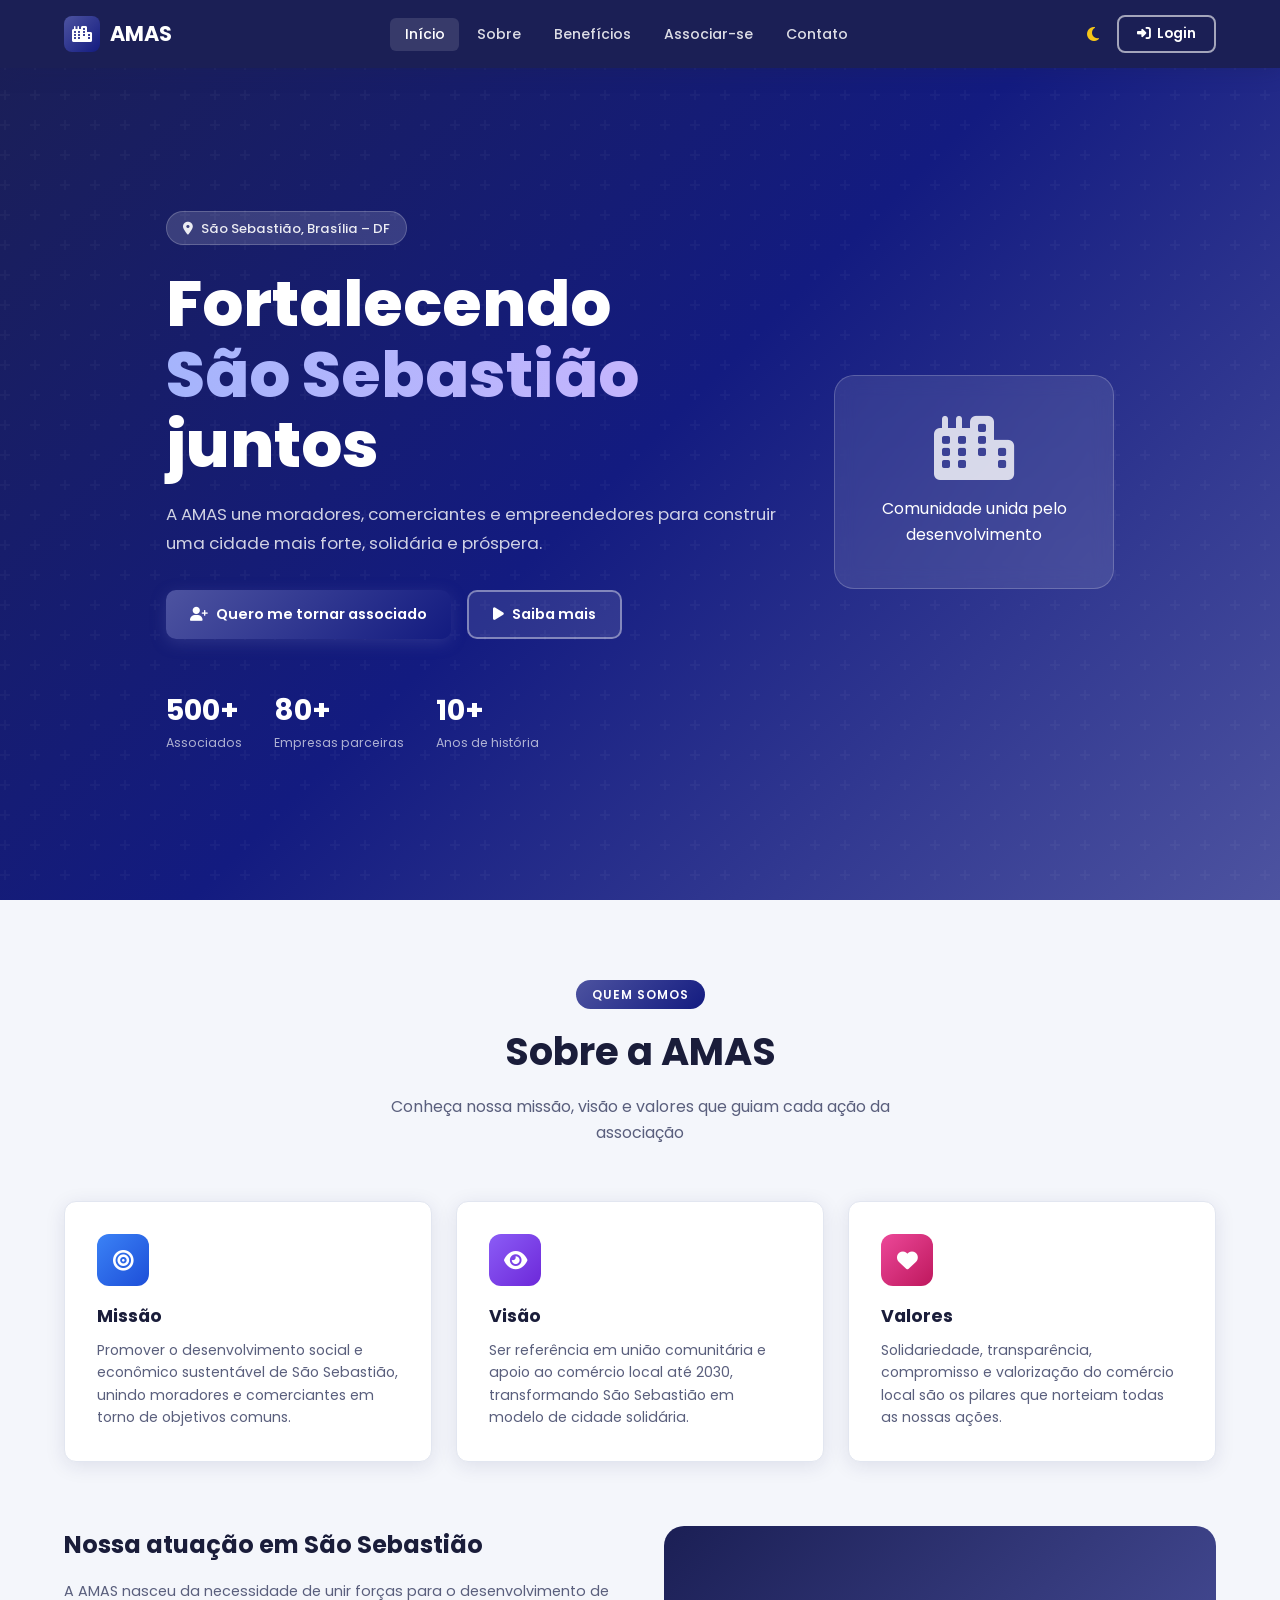
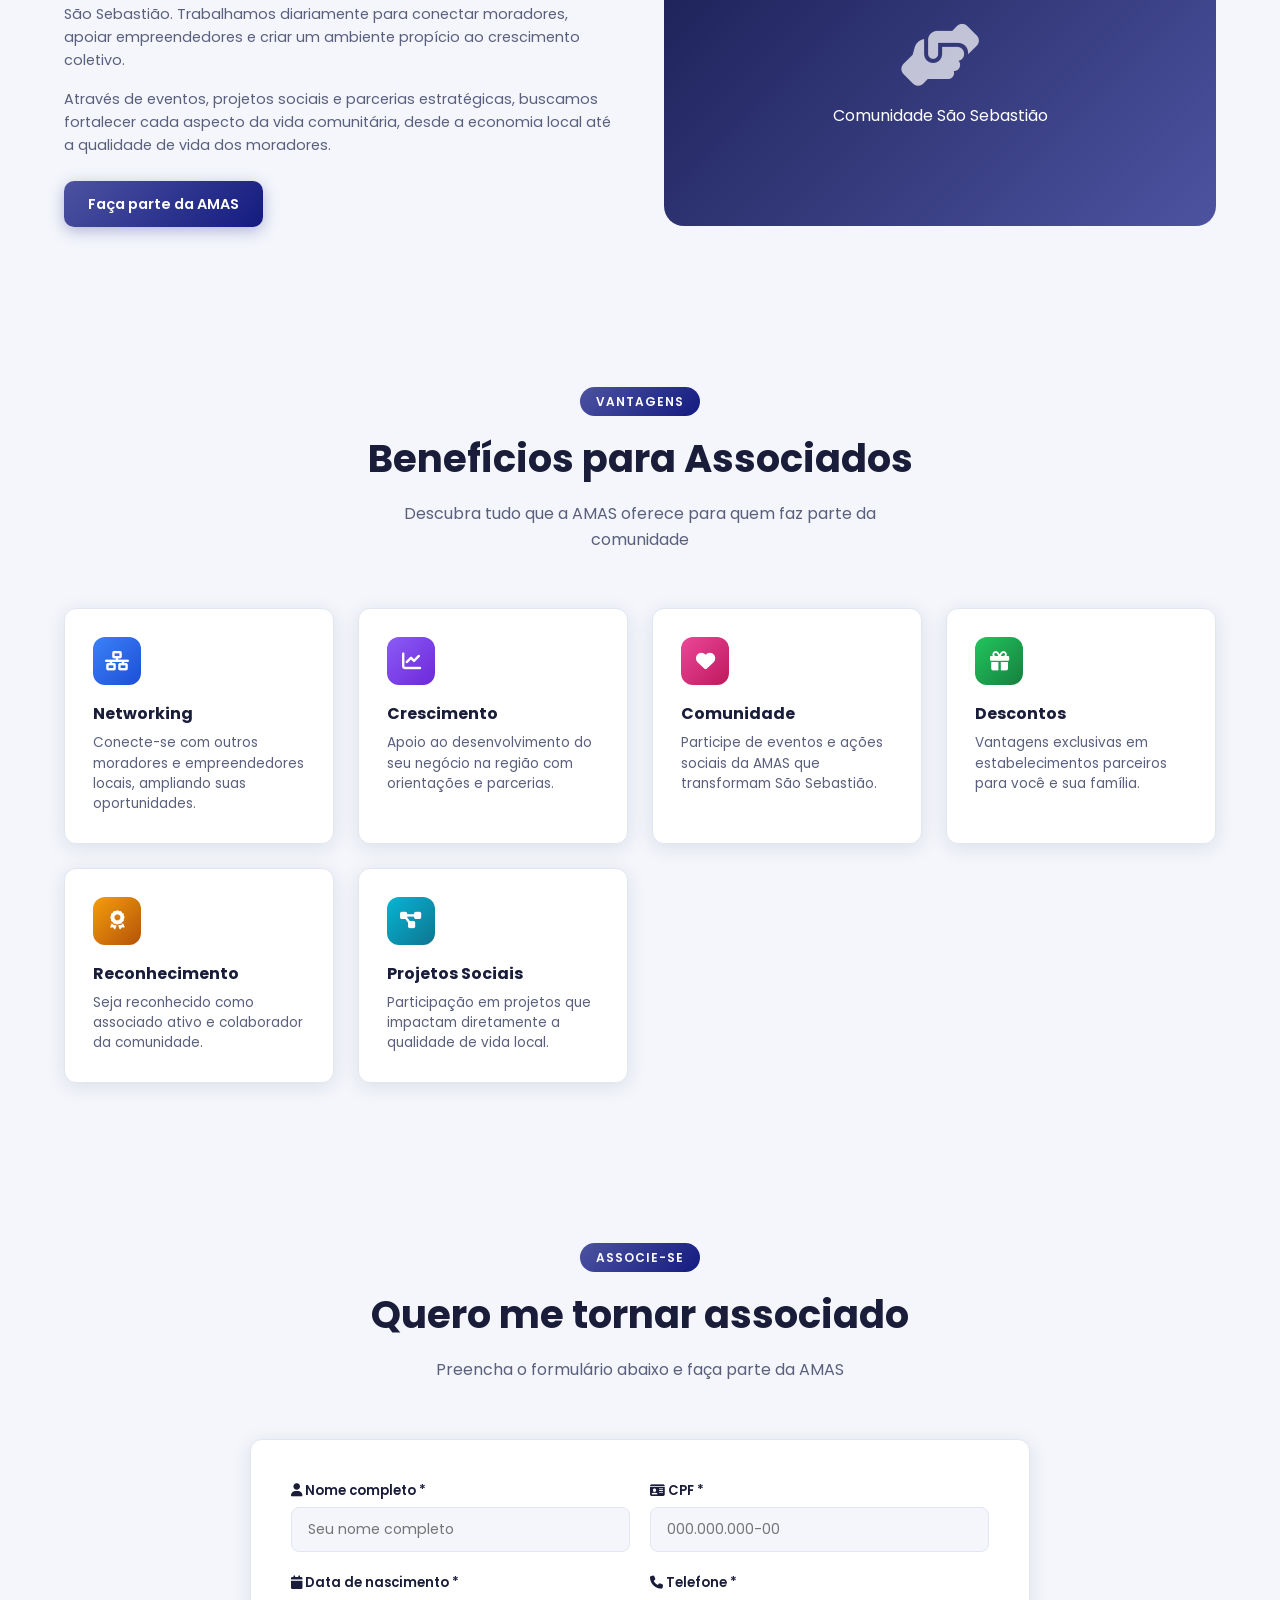
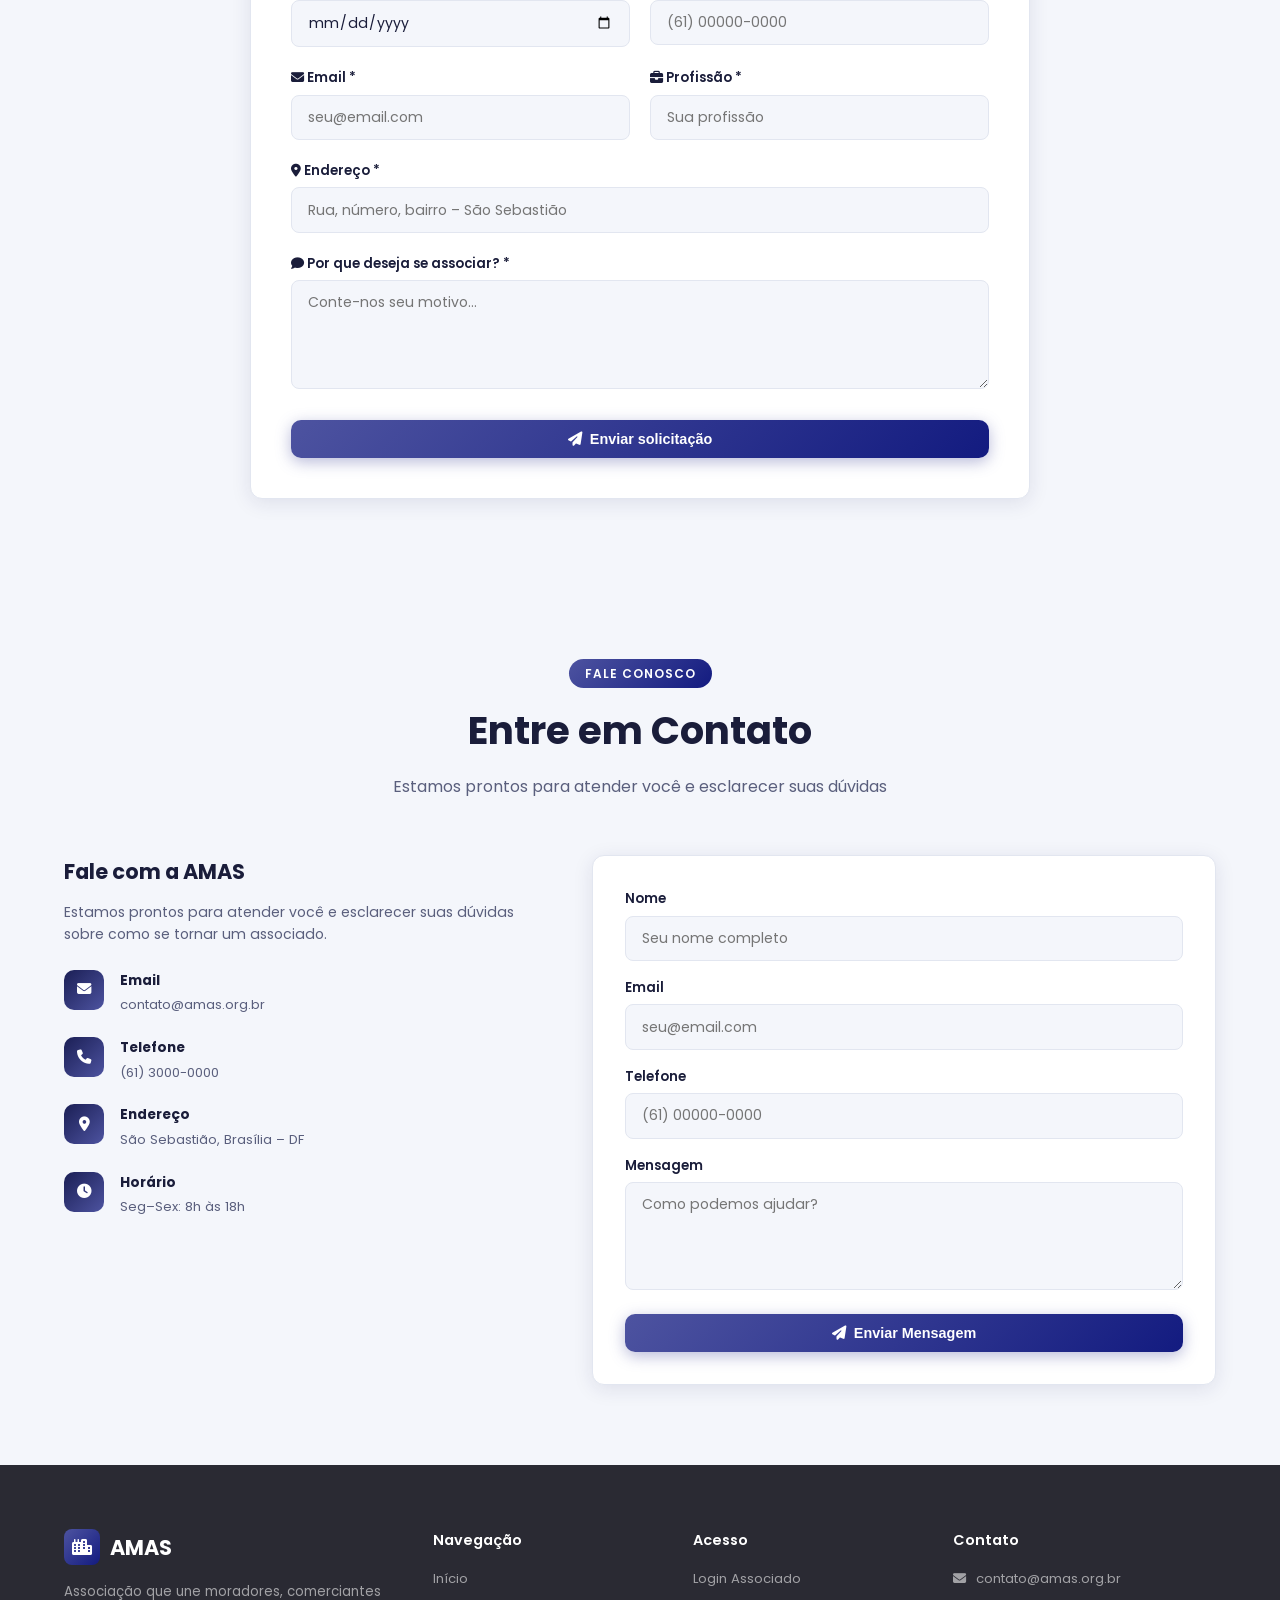
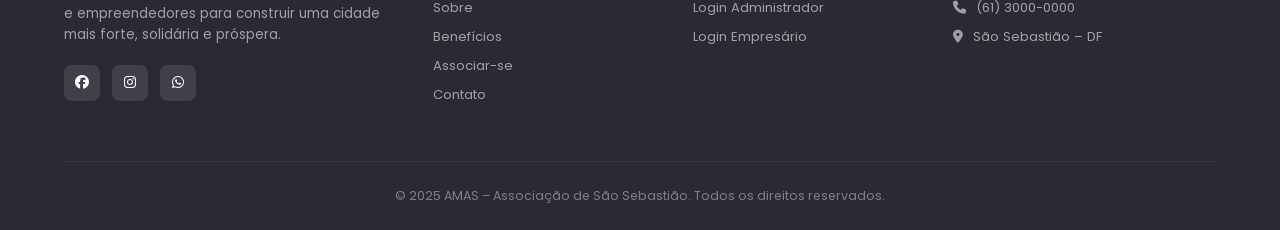
<file: index.html>
<!DOCTYPE html>
<html lang="pt-BR" data-theme="light">
<head>
  <meta charset="UTF-8" />
  <meta name="viewport" content="width=device-width, initial-scale=1.0"/>
  <title>AMAS – Associação de São Sebastião</title>
  <link rel="stylesheet" href="css/style.css"/>
  <link href="https://fonts.googleapis.com/css2?family=Poppins:wght@300;400;500;600;700;800&display=swap" rel="stylesheet"/>
  <link rel="stylesheet" href="https://cdnjs.cloudflare.com/ajax/libs/font-awesome/6.5.0/css/all.min.css"/>
</head>
<body>

<!-- NAVBAR -->
<nav class="navbar" id="navbar">
  <div class="nav-container">
    <a href="#inicio" class="nav-logo">
      <div class="logo-icon"><i class="fas fa-city"></i></div>
      <span>AMAS</span>
    </a>
    <ul class="nav-links" id="navLinks">
      <li><a href="#inicio" class="nav-link active">Início</a></li>
      <li><a href="#sobre" class="nav-link">Sobre</a></li>
      <li><a href="#beneficios" class="nav-link">Benefícios</a></li>
      <li><a href="#associar" class="nav-link">Associar-se</a></li>
      <li><a href="#contato" class="nav-link">Contato</a></li>
    </ul>
    <div class="nav-actions">
      <button class="btn-theme" id="themeToggle" title="Alternar tema">
        <i class="fas fa-moon" id="themeIcon"></i>
      </button>
      <a href="login.html" class="btn-login"><i class="fas fa-sign-in-alt"></i> Login</a>
      <button class="hamburger" id="hamburger"><i class="fas fa-bars"></i></button>
    </div>
  </div>
</nav>

<!-- HERO -->
<section class="hero" id="inicio">
  <div class="hero-bg"></div>
  <div class="hero-content">
    <div class="hero-badge"><i class="fas fa-map-marker-alt"></i> São Sebastião, Brasília – DF</div>
    <h1 class="hero-title">Fortalecendo<br/><span>São Sebastião</span><br/>juntos</h1>
    <p class="hero-subtitle">A AMAS une moradores, comerciantes e empreendedores para construir uma cidade mais forte, solidária e próspera.</p>
    <div class="hero-actions">
      <a href="#associar" class="btn-primary"><i class="fas fa-user-plus"></i> Quero me tornar associado</a>
      <a href="#sobre" class="btn-outline"><i class="fas fa-play"></i> Saiba mais</a>
    </div>
    <div class="hero-stats">
      <div class="stat"><span class="stat-num">500+</span><span class="stat-label">Associados</span></div>
      <div class="stat"><span class="stat-num">80+</span><span class="stat-label">Empresas parceiras</span></div>
      <div class="stat"><span class="stat-num">10+</span><span class="stat-label">Anos de história</span></div>
    </div>
  </div>
  <div class="hero-visual">
    <div class="hero-card">
      <i class="fas fa-city hero-card-icon"></i>
      <p>Comunidade unida pelo desenvolvimento</p>
    </div>
  </div>
</section>

<!-- SOBRE -->
<section class="section" id="sobre">
  <div class="container">
    <div class="section-header">
      <span class="section-tag">Quem somos</span>
      <h2>Sobre a AMAS</h2>
      <p>Conheça nossa missão, visão e valores que guiam cada ação da associação</p>
    </div>
    <div class="cards-mvv">
      <div class="mvv-card">
        <div class="mvv-icon missao"><i class="fas fa-bullseye"></i></div>
        <h3>Missão</h3>
        <p>Promover o desenvolvimento social e econômico sustentável de São Sebastião, unindo moradores e comerciantes em torno de objetivos comuns.</p>
      </div>
      <div class="mvv-card">
        <div class="mvv-icon visao"><i class="fas fa-eye"></i></div>
        <h3>Visão</h3>
        <p>Ser referência em união comunitária e apoio ao comércio local até 2030, transformando São Sebastião em modelo de cidade solidária.</p>
      </div>
      <div class="mvv-card">
        <div class="mvv-icon valores"><i class="fas fa-heart"></i></div>
        <h3>Valores</h3>
        <p>Solidariedade, transparência, compromisso e valorização do comércio local são os pilares que norteiam todas as nossas ações.</p>
      </div>
    </div>
    <div class="sobre-extra">
      <div class="sobre-text">
        <h3>Nossa atuação em São Sebastião</h3>
        <p>A AMAS nasceu da necessidade de unir forças para o desenvolvimento de São Sebastião. Trabalhamos diariamente para conectar moradores, apoiar empreendedores e criar um ambiente propício ao crescimento coletivo.</p>
        <p>Através de eventos, projetos sociais e parcerias estratégicas, buscamos fortalecer cada aspecto da vida comunitária, desde a economia local até a qualidade de vida dos moradores.</p>
        <a href="#associar" class="btn-primary">Faça parte da AMAS</a>
      </div>
      <div class="sobre-img">
        <div class="img-placeholder">
          <i class="fas fa-hands-helping"></i>
          <p>Comunidade São Sebastião</p>
        </div>
      </div>
    </div>
  </div>
</section>

<!-- BENEFÍCIOS -->
<section class="section section-alt" id="beneficios">
  <div class="container">
    <div class="section-header">
      <span class="section-tag">Vantagens</span>
      <h2>Benefícios para Associados</h2>
      <p>Descubra tudo que a AMAS oferece para quem faz parte da comunidade</p>
    </div>
    <div class="benefits-grid">
      <div class="benefit-card">
        <div class="benefit-icon net"><i class="fas fa-network-wired"></i></div>
        <h3>Networking</h3>
        <p>Conecte-se com outros moradores e empreendedores locais, ampliando suas oportunidades.</p>
      </div>
      <div class="benefit-card">
        <div class="benefit-icon cres"><i class="fas fa-chart-line"></i></div>
        <h3>Crescimento</h3>
        <p>Apoio ao desenvolvimento do seu negócio na região com orientações e parcerias.</p>
      </div>
      <div class="benefit-card">
        <div class="benefit-icon com"><i class="fas fa-heart"></i></div>
        <h3>Comunidade</h3>
        <p>Participe de eventos e ações sociais da AMAS que transformam São Sebastião.</p>
      </div>
      <div class="benefit-card">
        <div class="benefit-icon desc"><i class="fas fa-gift"></i></div>
        <h3>Descontos</h3>
        <p>Vantagens exclusivas em estabelecimentos parceiros para você e sua família.</p>
      </div>
      <div class="benefit-card">
        <div class="benefit-icon rec"><i class="fas fa-award"></i></div>
        <h3>Reconhecimento</h3>
        <p>Seja reconhecido como associado ativo e colaborador da comunidade.</p>
      </div>
      <div class="benefit-card">
        <div class="benefit-icon proj"><i class="fas fa-project-diagram"></i></div>
        <h3>Projetos Sociais</h3>
        <p>Participação em projetos que impactam diretamente a qualidade de vida local.</p>
      </div>
    </div>
  </div>
</section>

<!-- FORMULÁRIO DE ASSOCIAÇÃO -->
<section class="section" id="associar">
  <div class="container">
    <div class="section-header">
      <span class="section-tag">Associe-se</span>
      <h2>Quero me tornar associado</h2>
      <p>Preencha o formulário abaixo e faça parte da AMAS</p>
    </div>
    <div class="form-wrapper">
      <form id="formAssociacao" class="form-associacao">
        <div class="form-grid">
          <div class="form-group">
            <label for="nome"><i class="fas fa-user"></i> Nome completo *</label>
            <input type="text" id="nome" placeholder="Seu nome completo" required/>
          </div>
          <div class="form-group">
            <label for="cpf"><i class="fas fa-id-card"></i> CPF *</label>
            <input type="text" id="cpf" placeholder="000.000.000-00" maxlength="14" required/>
          </div>
          <div class="form-group">
            <label for="nascimento"><i class="fas fa-calendar"></i> Data de nascimento *</label>
            <input type="date" id="nascimento" required/>
          </div>
          <div class="form-group">
            <label for="telefone"><i class="fas fa-phone"></i> Telefone *</label>
            <input type="text" id="telefone" placeholder="(61) 00000-0000" required/>
          </div>
          <div class="form-group">
            <label for="email"><i class="fas fa-envelope"></i> Email *</label>
            <input type="email" id="email" placeholder="seu@email.com" required/>
          </div>
          <div class="form-group">
            <label for="profissao"><i class="fas fa-briefcase"></i> Profissão *</label>
            <input type="text" id="profissao" placeholder="Sua profissão" required/>
          </div>
          <div class="form-group full">
            <label for="endereco"><i class="fas fa-map-marker-alt"></i> Endereço *</label>
            <input type="text" id="endereco" placeholder="Rua, número, bairro – São Sebastião" required/>
          </div>
          <div class="form-group full">
            <label for="motivo"><i class="fas fa-comment"></i> Por que deseja se associar? *</label>
            <textarea id="motivo" rows="4" placeholder="Conte-nos seu motivo..." required></textarea>
          </div>
        </div>
        <div class="form-actions">
          <button type="submit" class="btn-primary btn-full"><i class="fas fa-paper-plane"></i> Enviar solicitação</button>
        </div>
      </form>
      <div id="formSucesso" class="form-sucesso hidden">
        <div class="sucesso-icon"><i class="fas fa-check-circle"></i></div>
        <h3>Solicitação enviada com sucesso!</h3>
        <p>Sua solicitação foi enviada com sucesso. A equipe da AMAS analisará seu cadastro e entrará em contato em breve.</p>
        <button onclick="resetForm()" class="btn-primary">Enviar outra solicitação</button>
      </div>
    </div>
  </div>
</section>

<!-- CONTATO -->
<section class="section section-alt" id="contato">
  <div class="container">
    <div class="section-header">
      <span class="section-tag">Fale conosco</span>
      <h2>Entre em Contato</h2>
      <p>Estamos prontos para atender você e esclarecer suas dúvidas</p>
    </div>
    <div class="contato-grid">
      <div class="contato-info">
        <h3>Fale com a AMAS</h3>
        <p>Estamos prontos para atender você e esclarecer suas dúvidas sobre como se tornar um associado.</p>
        <div class="contato-item"><div class="contato-icon"><i class="fas fa-envelope"></i></div><div><strong>Email</strong><span>contato@amas.org.br</span></div></div>
        <div class="contato-item"><div class="contato-icon"><i class="fas fa-phone"></i></div><div><strong>Telefone</strong><span>(61) 3000-0000</span></div></div>
        <div class="contato-item"><div class="contato-icon"><i class="fas fa-map-marker-alt"></i></div><div><strong>Endereço</strong><span>São Sebastião, Brasília – DF</span></div></div>
        <div class="contato-item"><div class="contato-icon"><i class="fas fa-clock"></i></div><div><strong>Horário</strong><span>Seg–Sex: 8h às 18h</span></div></div>
      </div>
      <form class="contato-form" id="contatoForm">
        <div class="form-group"><label>Nome</label><input type="text" placeholder="Seu nome completo"/></div>
        <div class="form-group"><label>Email</label><input type="email" placeholder="seu@email.com"/></div>
        <div class="form-group"><label>Telefone</label><input type="text" placeholder="(61) 00000-0000"/></div>
        <div class="form-group"><label>Mensagem</label><textarea rows="4" placeholder="Como podemos ajudar?"></textarea></div>
        <button type="submit" class="btn-primary btn-full"><i class="fas fa-paper-plane"></i> Enviar Mensagem</button>
      </form>
    </div>
  </div>
</section>

<!-- FOOTER -->
<footer class="footer">
  <div class="container">
    <div class="footer-grid">
      <div class="footer-brand">
        <div class="nav-logo"><div class="logo-icon"><i class="fas fa-city"></i></div><span>AMAS</span></div>
        <p>Associação que une moradores, comerciantes e empreendedores para construir uma cidade mais forte, solidária e próspera.</p>
        <div class="social-links">
          <a href="#"><i class="fab fa-facebook"></i></a>
          <a href="#"><i class="fab fa-instagram"></i></a>
          <a href="#"><i class="fab fa-whatsapp"></i></a>
        </div>
      </div>
      <div class="footer-links">
        <h4>Navegação</h4>
        <ul>
          <li><a href="#inicio">Início</a></li>
          <li><a href="#sobre">Sobre</a></li>
          <li><a href="#beneficios">Benefícios</a></li>
          <li><a href="#associar">Associar-se</a></li>
          <li><a href="#contato">Contato</a></li>
        </ul>
      </div>
      <div class="footer-links">
        <h4>Acesso</h4>
        <ul>
          <li><a href="login.html">Login Associado</a></li>
          <li><a href="login.html">Login Administrador</a></li>
          <li><a href="login.html">Login Empresário</a></li>
        </ul>
      </div>
      <div class="footer-links">
        <h4>Contato</h4>
        <ul>
          <li><i class="fas fa-envelope"></i> contato@amas.org.br</li>
          <li><i class="fas fa-phone"></i> (61) 3000-0000</li>
          <li><i class="fas fa-map-marker-alt"></i> São Sebastião – DF</li>
        </ul>
      </div>
    </div>
    <div class="footer-bottom">
      <p>© 2025 AMAS – Associação de São Sebastião. Todos os direitos reservados.</p>
    </div>
  </div>
</footer>

<button class="btn-scroll-top" id="scrollTop" title="Voltar ao topo"><i class="fas fa-arrow-up"></i></button>

<script src="js/main.js"></script>
</body>
</html>
</file>
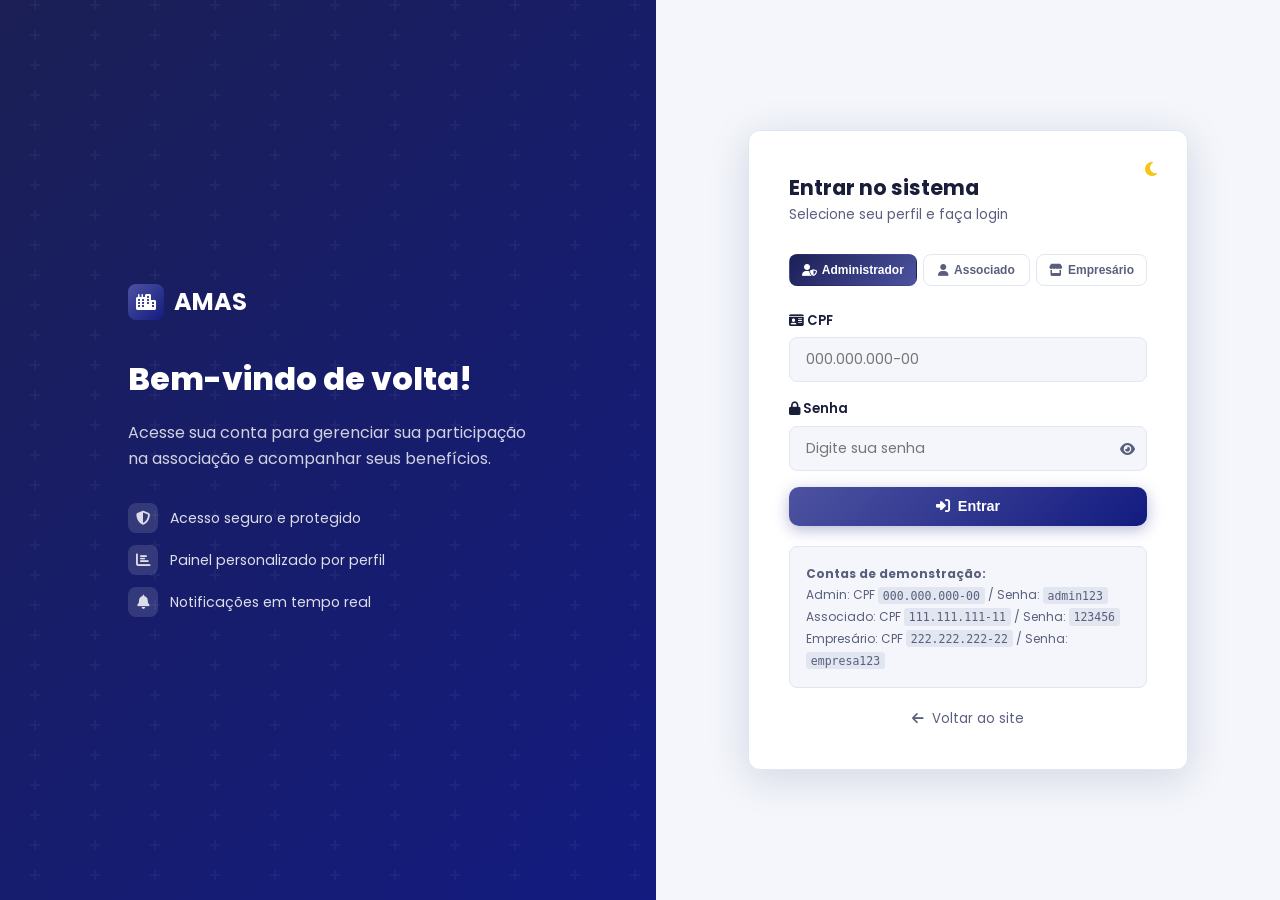
<file: associado.html>
<!DOCTYPE html>
<html lang="pt-BR" data-theme="light">
<head>
  <meta charset="UTF-8"/>
  <meta name="viewport" content="width=device-width, initial-scale=1.0"/>
  <title>Painel do Associado – AMAS</title>
  <link rel="stylesheet" href="css/style.css"/>
  <link rel="stylesheet" href="css/associado.css"/>
  <link href="https://fonts.googleapis.com/css2?family=Poppins:wght@300;400;500;600;700&display=swap" rel="stylesheet"/>
  <link rel="stylesheet" href="https://cdnjs.cloudflare.com/ajax/libs/font-awesome/6.5.0/css/all.min.css"/>
</head>
<body class="dashboard-page">

<!-- MODAL TROCA DE SENHA -->
<div id="modalSenha" class="modal-overlay hidden">
  <div class="modal-box center">
    <div class="modal-icon"><i class="fas fa-key"></i></div>
    <h3>Bem-vindo! Troque sua senha</h3>
    <p>Este é o seu primeiro acesso. Por segurança, você deve criar uma nova senha.</p>
    <form id="formTrocaSenha">
      <div class="form-group"><label>Nova senha *</label><input type="password" id="novaSenha" placeholder="Mínimo 6 caracteres" required/></div>
      <div class="form-group"><label>Confirmar senha *</label><input type="password" id="confirmSenha" placeholder="Repita a senha" required/></div>
      <div id="senhaError" class="login-error hidden"></div>
      <button type="submit" class="btn-primary btn-full"><i class="fas fa-save"></i> Salvar nova senha</button>
    </form>
  </div>
</div>

<div class="dashboard-layout">
  <!-- SIDEBAR -->
  <aside class="sidebar" id="sidebar">
    <div class="sidebar-header">
      <div class="nav-logo"><div class="logo-icon"><i class="fas fa-city"></i></div><span>AMAS</span></div>
      <button class="sidebar-close" id="sidebarClose"><i class="fas fa-times"></i></button>
    </div>
    <div class="sidebar-user">
      <div class="user-avatar assoc"><i class="fas fa-user"></i></div>
      <div><strong id="sidebarName">Associado</strong><span class="badge-role assoc-role">Associado</span></div>
    </div>
    <nav class="sidebar-nav">
      <a href="#" class="sn-item active" onclick="showSection('inicio',this)"><i class="fas fa-home"></i> Início</a>
      <a href="#" class="sn-item" onclick="showSection('dados',this)"><i class="fas fa-id-card"></i> Meus Dados</a>
      <a href="#" class="sn-item" onclick="showSection('financeiro',this)"><i class="fas fa-money-bill-wave"></i> Financeiro</a>
      <a href="#" class="sn-item" onclick="showSection('comprovante',this)"><i class="fas fa-upload"></i> Enviar Comprovante</a>
      <a href="#" class="sn-item" onclick="showSection('historico',this)"><i class="fas fa-history"></i> Histórico</a>
    </nav>
    <div class="sidebar-footer">
      <button class="btn-theme sn-item" id="themeToggle"><i class="fas fa-moon" id="themeIcon"></i> Tema</button>
      <a href="login.html" class="sn-item logout"><i class="fas fa-sign-out-alt"></i> Sair</a>
    </div>
  </aside>

  <main class="dashboard-main">
    <header class="dash-header">
      <button class="hamburger" id="hamburger"><i class="fas fa-bars"></i></button>
      <h2 id="pageTitle">Início</h2>
      <div class="dash-header-right">
        <span id="dateTime" class="datetime"></span>
        <a href="index.html" class="btn-outline-sm"><i class="fas fa-globe"></i> Site</a>
      </div>
    </header>

    <!-- INÍCIO -->
    <section class="dash-section active" id="sec-inicio">
      <div class="welcome-card">
        <div class="wc-text">
          <h3>Olá, <span id="nomeAssoc">Associado</span>!</h3>
          <p>Bem-vindo ao seu painel. Aqui você acompanha sua situação e gerencia sua participação na AMAS.</p>
        </div>
        <div class="wc-status">
          <div class="status-badge-lg" id="statusBadge">Regular</div>
          <span>Sua situação atual</span>
        </div>
      </div>
      <div class="stats-grid">
        <div class="stat-card blue"><div class="sc-icon"><i class="fas fa-id-badge"></i></div><div class="sc-info"><span>Matrícula</span><strong id="statMatricula">–</strong></div></div>
        <div class="stat-card green"><div class="sc-icon"><i class="fas fa-calendar-check"></i></div><div class="sc-info"><span>Membro desde</span><strong id="statDesde">–</strong></div></div>
        <div class="stat-card purple"><div class="sc-icon"><i class="fas fa-money-bill-wave"></i></div><div class="sc-info"><span>Contribuições enviadas</span><strong id="statContrib">0</strong></div></div>
        <div class="stat-card yellow"><div class="sc-icon"><i class="fas fa-gift"></i></div><div class="sc-info"><span>Benefício liberado</span><strong id="statBenef">–</strong></div></div>
      </div>
    </section>

    <!-- DADOS -->
    <section class="dash-section" id="sec-dados">
      <div class="form-card">
        <h3><i class="fas fa-id-card"></i> Meus Dados Pessoais</h3>
        <div class="dados-grid" id="dadosGrid"></div>
      </div>
    </section>

    <!-- FINANCEIRO -->
    <section class="dash-section" id="sec-financeiro">
      <h3>Situação Financeira</h3>
      <div class="financeiro-status" id="finStatus"></div>
      <h4 style="margin-top:2rem">Mensagens do administrador</h4>
      <div id="msgAdmin" class="msg-list"></div>
    </section>

    <!-- COMPROVANTE -->
    <section class="dash-section" id="sec-comprovante">
      <div class="form-card">
        <h3><i class="fas fa-upload"></i> Enviar Comprovante Mensal</h3>
        <form id="formComprovante" class="form-associacao">
          <div class="form-grid">
            <div class="form-group">
              <label>Mês de referência</label>
              <select id="mesRef">
                <option>Janeiro</option><option>Fevereiro</option><option>Março</option>
                <option>Abril</option><option>Maio</option><option>Junho</option>
                <option>Julho</option><option>Agosto</option><option>Setembro</option>
                <option>Outubro</option><option>Novembro</option><option>Dezembro</option>
              </select>
            </div>
            <div class="form-group">
              <label>Ano</label>
              <input type="number" id="anoRef" value="2025" min="2020" max="2030"/>
            </div>
            <div class="form-group">
              <label>Valor da contribuição (R$)</label>
              <input type="number" id="valorContrib" placeholder="Ex: 50.00" step="0.01" min="0" required/>
            </div>
            <div class="form-group">
              <label>Comprovante (imagem ou PDF)</label>
              <input type="file" id="arquivoComp" accept="image/*,.pdf"/>
            </div>
          </div>
          <div id="compError" class="login-error hidden"></div>
          <div id="compSucesso" class="form-sucesso hidden" style="padding:1rem;margin-bottom:1rem;border-radius:8px;background:#e8f5e9;color:#2e7d32;text-align:center;"></div>
          <button type="submit" class="btn-primary"><i class="fas fa-paper-plane"></i> Enviar comprovante</button>
        </form>
      </div>
    </section>

    <!-- HISTÓRICO -->
    <section class="dash-section" id="sec-historico">
      <h3>Histórico de Contribuições</h3>
      <div class="table-wrapper">
        <table class="dash-table">
          <thead><tr><th>Mês/Ano</th><th>Valor</th><th>Enviado em</th><th>Status</th><th>Mensagem</th></tr></thead>
          <tbody id="tbodyHistorico"></tbody>
        </table>
      </div>
    </section>
  </main>
</div>

<script src="js/associado.js"></script>
</body>
</html>
</file>
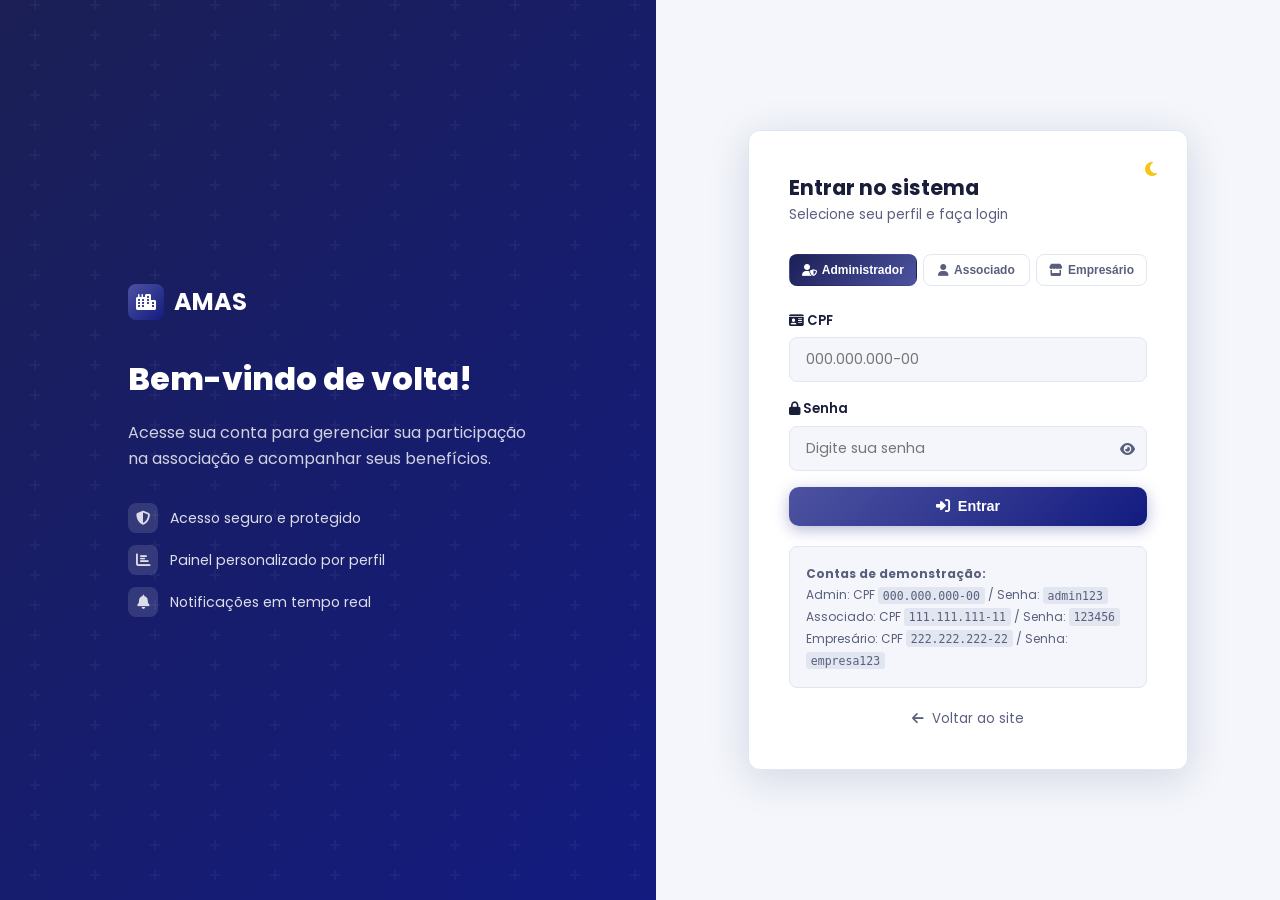
<file: empresario.html>
<!DOCTYPE html>
<html lang="pt-BR" data-theme="light">
<head>
  <meta charset="UTF-8"/>
  <meta name="viewport" content="width=device-width, initial-scale=1.0"/>
  <title>Painel Empresário – AMAS</title>
  <link rel="stylesheet" href="css/style.css"/>
  <link href="https://fonts.googleapis.com/css2?family=Poppins:wght@300;400;500;600;700&display=swap" rel="stylesheet"/>
  <link rel="stylesheet" href="https://cdnjs.cloudflare.com/ajax/libs/font-awesome/6.5.0/css/all.min.css"/>
</head>
<body class="dashboard-page">

<div class="dashboard-layout">
  <aside class="sidebar" id="sidebar">
    <div class="sidebar-header">
      <div class="nav-logo"><div class="logo-icon"><i class="fas fa-city"></i></div><span>AMAS</span></div>
      <button class="sidebar-close" id="sidebarClose"><i class="fas fa-times"></i></button>
    </div>
    <div class="sidebar-user">
      <div class="user-avatar emp"><i class="fas fa-store"></i></div>
      <div><strong id="sidebarName">Empresário</strong><span class="badge-role emp-role">Empresário</span></div>
    </div>
    <nav class="sidebar-nav">
      <a href="#" class="sn-item active" onclick="showSection('consulta',this)"><i class="fas fa-search"></i> Consultar CPF</a>
      <a href="#" class="sn-item" onclick="showSection('historico',this)"><i class="fas fa-history"></i> Histórico de consultas</a>
    </nav>
    <div class="sidebar-footer">
      <button class="btn-theme sn-item" id="themeToggle"><i class="fas fa-moon" id="themeIcon"></i> Tema</button>
      <a href="login.html" class="sn-item logout"><i class="fas fa-sign-out-alt"></i> Sair</a>
    </div>
  </aside>

  <main class="dashboard-main">
    <header class="dash-header">
      <button class="hamburger" id="hamburger"><i class="fas fa-bars"></i></button>
      <h2 id="pageTitle">Consultar CPF</h2>
      <div class="dash-header-right">
        <span id="dateTime" class="datetime"></span>
        <a href="index.html" class="btn-outline-sm"><i class="fas fa-globe"></i> Site</a>
      </div>
    </header>

    <!-- CONSULTA -->
    <section class="dash-section active" id="sec-consulta">
      <div class="consulta-container">
        <div class="consulta-card">
          <div class="consulta-icon"><i class="fas fa-search"></i></div>
          <h3>Consulta de Associado</h3>
          <p>Digite o CPF do cliente para verificar se está regular na AMAS e apto a receber benefícios.</p>
          <div class="consulta-form">
            <input type="text" id="cpfConsulta" placeholder="000.000.000-00" maxlength="14" class="consulta-input"/>
            <button class="btn-primary btn-full" onclick="consultarCPF()"><i class="fas fa-search"></i> Consultar</button>
          </div>
          <div id="resultadoConsulta" class="resultado hidden"></div>
        </div>
      </div>
    </section>

    <!-- HISTÓRICO -->
    <section class="dash-section" id="sec-historico">
      <h3>Histórico de Consultas</h3>
      <div class="table-wrapper">
        <table class="dash-table">
          <thead><tr><th>Data e Hora</th><th>CPF consultado</th><th>Nome</th><th>Status</th><th>Benefício</th></tr></thead>
          <tbody id="tbodyHistEmp"></tbody>
        </table>
      </div>
    </section>
  </main>
</div>

<script src="js/empresario.js"></script>
</body>
</html>
</file>
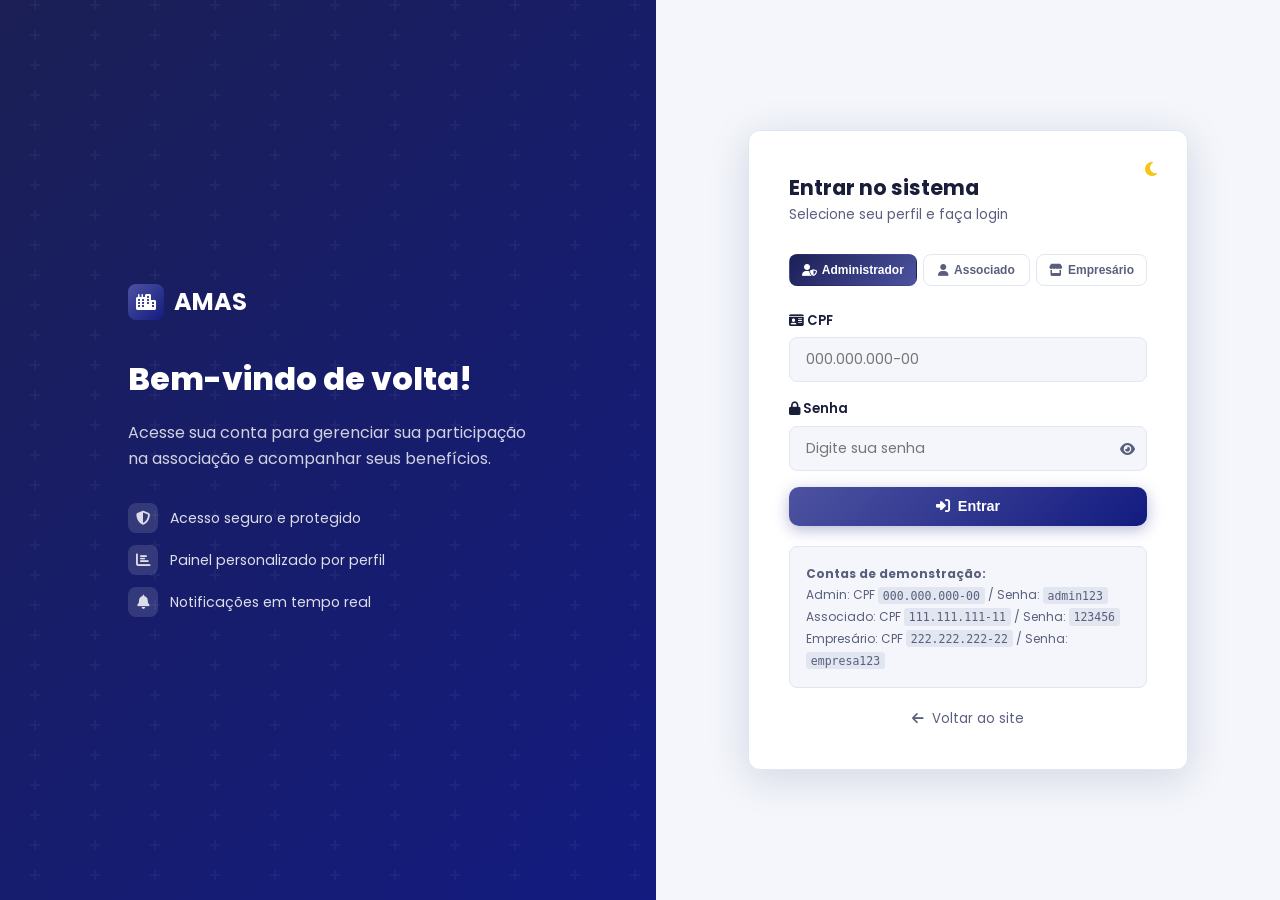
<file: login.html>
<!DOCTYPE html>
<html lang="pt-BR" data-theme="light">
<head>
  <meta charset="UTF-8"/>
  <meta name="viewport" content="width=device-width, initial-scale=1.0"/>
  <title>Login – AMAS</title>
  <link rel="stylesheet" href="css/style.css"/>
  <link href="https://fonts.googleapis.com/css2?family=Poppins:wght@300;400;500;600;700&display=swap" rel="stylesheet"/>
  <link rel="stylesheet" href="https://cdnjs.cloudflare.com/ajax/libs/font-awesome/6.5.0/css/all.min.css"/>
</head>
<body class="login-page">

<div class="login-container">
  <div class="login-left">
    <div class="login-left-content">
      <a href="index.html" class="nav-logo"><div class="logo-icon"><i class="fas fa-city"></i></div><span>AMAS</span></a>
      <h2>Bem-vindo de volta!</h2>
      <p>Acesse sua conta para gerenciar sua participação na associação e acompanhar seus benefícios.</p>
      <div class="login-features">
        <div class="lf-item"><i class="fas fa-shield-alt"></i><span>Acesso seguro e protegido</span></div>
        <div class="lf-item"><i class="fas fa-chart-bar"></i><span>Painel personalizado por perfil</span></div>
        <div class="lf-item"><i class="fas fa-bell"></i><span>Notificações em tempo real</span></div>
      </div>
    </div>
  </div>
  <div class="login-right">
    <div class="login-box">
      <div class="login-header">
        <button class="btn-theme" id="themeToggle" title="Alternar tema"><i class="fas fa-moon" id="themeIcon"></i></button>
        <h3>Entrar no sistema</h3>
        <p>Selecione seu perfil e faça login</p>
      </div>

      <div class="perfil-tabs">
        <button class="tab-btn active" data-perfil="admin" onclick="setTab('admin',this)">
          <i class="fas fa-user-shield"></i> Administrador
        </button>
        <button class="tab-btn" data-perfil="associado" onclick="setTab('associado',this)">
          <i class="fas fa-user"></i> Associado
        </button>
        <button class="tab-btn" data-perfil="empresario" onclick="setTab('empresario',this)">
          <i class="fas fa-store"></i> Empresário
        </button>
      </div>

      <form id="loginForm" class="login-form">
        <div id="loginInfo" class="login-info"></div>

        <div class="form-group" id="cpfGroup">
          <label><i class="fas fa-id-card"></i> CPF</label>
          <input type="text" id="inputCPF" placeholder="000.000.000-00" maxlength="14"/>
        </div>

        <div class="form-group">
          <label><i class="fas fa-lock"></i> Senha</label>
          <div class="input-pass">
            <input type="password" id="inputSenha" placeholder="Digite sua senha"/>
            <button type="button" class="toggle-pass" onclick="togglePass()"><i class="fas fa-eye" id="eyeIcon"></i></button>
          </div>
        </div>

        <div id="loginError" class="login-error hidden"></div>

        <button type="submit" class="btn-primary btn-full"><i class="fas fa-sign-in-alt"></i> Entrar</button>
      </form>

      <div class="login-hint">
        <p><strong>Contas de demonstração:</strong></p>
        <p>Admin: CPF <code>000.000.000-00</code> / Senha: <code>admin123</code></p>
        <p>Associado: CPF <code>111.111.111-11</code> / Senha: <code>123456</code></p>
        <p>Empresário: CPF <code>222.222.222-22</code> / Senha: <code>empresa123</code></p>
      </div>

      <a href="index.html" class="btn-back"><i class="fas fa-arrow-left"></i> Voltar ao site</a>
    </div>
  </div>
</div>

<script src="js/login.js"></script>
</body>
</html>
</file>
<file: css/style.css>
/* =============================================
   AMAS – style.css – Global Styles
   ============================================= */

:root {
  --primary: #1B1F55;
  --primary-mid: #4D53A0;
  --primary-accent: #131B80;
  --gray-blue: #4C4F75;
  --gray-light: #6C6E84;
  --gray-dark: #2A2A33;
  --white: #ffffff;
  --bg: #f4f6fb;
  --surface: #ffffff;
  --border: #e2e6f0;
  --text: #1a1d3a;
  --text-muted: #5a5f7d;
  --success: #22c55e;
  --warning: #f59e0b;
  --danger: #ef4444;
  --info: #3b82f6;
  --shadow: 0 4px 20px rgba(27,31,85,0.1);
  --shadow-md: 0 8px 40px rgba(27,31,85,0.15);
  --radius: 12px;
  --radius-sm: 8px;
  --transition: 0.3s ease;
}

[data-theme="dark"] {
  --bg: #0f1025;
  --surface: #1a1d3a;
  --border: #2a2d50;
  --text: #e8eaf6;
  --text-muted: #8b90c1;
  --shadow: 0 4px 20px rgba(0,0,0,0.4);
  --shadow-md: 0 8px 40px rgba(0,0,0,0.5);
}

* { margin: 0; padding: 0; box-sizing: border-box; }

html { scroll-behavior: smooth; }

body {
  font-family: 'Poppins', sans-serif;
  background: var(--bg);
  color: var(--text);
  transition: background var(--transition), color var(--transition);
  line-height: 1.6;
}

/* ---- UTILITY ---- */
.container { max-width: 1200px; margin: 0 auto; padding: 0 1.5rem; }
.hidden { display: none !important; }

/* ---- NAVBAR ---- */
.navbar {
  position: fixed; top: 0; left: 0; right: 0; z-index: 1000;
  background: var(--primary);
  backdrop-filter: blur(10px);
  box-shadow: 0 2px 20px rgba(27,31,85,0.3);
  transition: background var(--transition);
}

.navbar.scrolled { background: rgba(27,31,85,0.95); }

.nav-container {
  max-width: 1200px; margin: 0 auto;
  display: flex; align-items: center; justify-content: space-between;
  padding: 0 1.5rem; height: 68px;
}

.nav-logo {
  display: flex; align-items: center; gap: 0.6rem;
  text-decoration: none; color: white; font-weight: 700; font-size: 1.3rem;
}

.logo-icon {
  width: 36px; height: 36px; border-radius: 8px;
  background: linear-gradient(135deg, var(--primary-mid), var(--primary-accent));
  display: flex; align-items: center; justify-content: center;
  font-size: 1rem; color: white;
}

.nav-links {
  display: flex; list-style: none; gap: 0.25rem;
}

.nav-link {
  color: rgba(255,255,255,0.85);
  text-decoration: none; padding: 0.4rem 0.9rem;
  border-radius: 6px; font-size: 0.88rem; font-weight: 500;
  transition: all var(--transition);
}

.nav-link:hover, .nav-link.active {
  color: white; background: rgba(255,255,255,0.12);
}

.nav-actions { display: flex; align-items: center; gap: 0.75rem; }

.btn-theme {
  background: none; border: none; cursor: pointer;
  color: #f5c518; font-size: 1rem; padding: 0.4rem;
  border-radius: 6px; transition: all var(--transition);
  display: flex; align-items: center; gap: 0.4rem;
}
.btn-theme:hover { background: rgba(255,255,255,0.1); }

.btn-login {
  background: none; border: 2px solid rgba(255,255,255,0.6);
  color: white; padding: 0.4rem 1.1rem;
  border-radius: 8px; font-size: 0.85rem; font-weight: 600;
  text-decoration: none; transition: all var(--transition);
  display: flex; align-items: center; gap: 0.4rem;
}
.btn-login:hover { background: white; color: var(--primary); border-color: white; }

.hamburger {
  display: none; background: none; border: none;
  color: white; font-size: 1.2rem; cursor: pointer;
}

/* ---- HERO ---- */
.hero {
  min-height: 100vh; padding: 8rem 2rem 4rem;
  background: linear-gradient(135deg, var(--primary) 0%, var(--primary-accent) 50%, var(--primary-mid) 100%);
  display: flex; align-items: center; justify-content: center;
  position: relative; overflow: hidden; gap: 3rem;
  flex-wrap: wrap;
}

.hero-bg {
  position: absolute; inset: 0;
  background: url("data:image/svg+xml,%3Csvg width='60' height='60' viewBox='0 0 60 60' xmlns='http://www.w3.org/2000/svg'%3E%3Cg fill='none' fill-rule='evenodd'%3E%3Cg fill='%23ffffff' fill-opacity='0.03'%3E%3Cpath d='M36 34v-4h-2v4h-4v2h4v4h2v-4h4v-2h-4zm0-30V0h-2v4h-4v2h4v4h2V6h4V4h-4zM6 34v-4H4v4H0v2h4v4h2v-4h4v-2H6zM6 4V0H4v4H0v2h4v4h2V6h4V4H6z'/%3E%3C/g%3E%3C/g%3E%3C/svg%3E");
}

.hero-content { max-width: 620px; z-index: 1; }

.hero-badge {
  display: inline-flex; align-items: center; gap: 0.5rem;
  background: rgba(255,255,255,0.15); color: rgba(255,255,255,0.9);
  padding: 0.35rem 1rem; border-radius: 50px;
  font-size: 0.82rem; font-weight: 500; margin-bottom: 1.5rem;
  border: 1px solid rgba(255,255,255,0.2);
}

.hero-title {
  font-size: clamp(2.5rem, 5vw, 4rem);
  font-weight: 800; color: white; line-height: 1.1; margin-bottom: 1.25rem;
}

.hero-title span {
  background: linear-gradient(90deg, #a5b4fc, #c4b5fd);
  -webkit-background-clip: text; -webkit-text-fill-color: transparent;
}

.hero-subtitle {
  color: rgba(255,255,255,0.8); font-size: 1.05rem;
  line-height: 1.7; margin-bottom: 2rem;
}

.hero-actions { display: flex; gap: 1rem; flex-wrap: wrap; margin-bottom: 3rem; }

.hero-stats {
  display: flex; gap: 2rem; flex-wrap: wrap;
}

.stat { display: flex; flex-direction: column; }
.stat-num { font-size: 1.8rem; font-weight: 700; color: white; }
.stat-label { font-size: 0.78rem; color: rgba(255,255,255,0.65); }

.hero-visual { z-index: 1; }

.hero-card {
  background: rgba(255,255,255,0.1);
  border: 1px solid rgba(255,255,255,0.2);
  border-radius: 20px; padding: 2.5rem;
  text-align: center; color: white; max-width: 280px;
  backdrop-filter: blur(10px);
}

.hero-card-icon {
  font-size: 4rem; margin-bottom: 1rem; display: block;
  opacity: 0.8;
}

/* ---- BUTTONS ---- */
.btn-primary {
  display: inline-flex; align-items: center; gap: 0.5rem;
  background: linear-gradient(135deg, var(--primary-mid), var(--primary-accent));
  color: white; padding: 0.7rem 1.5rem; border-radius: 10px;
  font-weight: 600; font-size: 0.9rem; border: none; cursor: pointer;
  text-decoration: none; transition: all var(--transition);
  box-shadow: 0 4px 15px rgba(77,83,160,0.4);
}
.btn-primary:hover { transform: translateY(-2px); box-shadow: 0 6px 20px rgba(77,83,160,0.5); }

.btn-outline {
  display: inline-flex; align-items: center; gap: 0.5rem;
  background: rgba(255,255,255,0.1); color: white;
  padding: 0.7rem 1.5rem; border-radius: 10px;
  font-weight: 600; font-size: 0.9rem;
  border: 2px solid rgba(255,255,255,0.4); cursor: pointer;
  text-decoration: none; transition: all var(--transition);
}
.btn-outline:hover { background: rgba(255,255,255,0.2); }

.btn-full { width: 100%; justify-content: center; }

.btn-outline-sm {
  display: inline-flex; align-items: center; gap: 0.4rem;
  background: none; color: var(--text-muted);
  padding: 0.35rem 0.8rem; border-radius: 6px; font-size: 0.8rem;
  border: 1px solid var(--border); cursor: pointer; text-decoration: none;
  transition: all var(--transition);
}
.btn-outline-sm:hover { background: var(--bg); color: var(--text); }

/* ---- SECTIONS ---- */
.section { padding: 5rem 0; }
.section-alt { background: var(--bg); }
[data-theme="dark"] .section-alt { background: rgba(255,255,255,0.02); }

.section-header {
  text-align: center; margin-bottom: 3.5rem;
}

.section-tag {
  display: inline-block;
  background: linear-gradient(135deg, var(--primary-mid), var(--primary-accent));
  color: white; padding: 0.3rem 1rem; border-radius: 50px;
  font-size: 0.75rem; font-weight: 600; letter-spacing: 1px;
  text-transform: uppercase; margin-bottom: 0.75rem;
}

.section-header h2 {
  font-size: clamp(1.8rem, 3vw, 2.5rem); font-weight: 700;
  color: var(--text); margin-bottom: 0.75rem;
}

.section-header p { color: var(--text-muted); font-size: 1rem; max-width: 500px; margin: 0 auto; }

/* ---- CARDS MVP ---- */
.cards-mvv {
  display: grid; grid-template-columns: repeat(auto-fit, minmax(260px,1fr));
  gap: 1.5rem; margin-bottom: 4rem;
}

.mvv-card {
  background: var(--surface); border: 1px solid var(--border);
  border-radius: var(--radius); padding: 2rem;
  box-shadow: var(--shadow); transition: all var(--transition);
}
.mvv-card:hover { transform: translateY(-4px); box-shadow: var(--shadow-md); }

.mvv-icon {
  width: 52px; height: 52px; border-radius: 12px;
  display: flex; align-items: center; justify-content: center;
  font-size: 1.3rem; margin-bottom: 1rem;
}
.missao { background: linear-gradient(135deg, #3b82f6, #1d4ed8); color: white; }
.visao { background: linear-gradient(135deg, #8b5cf6, #6d28d9); color: white; }
.valores { background: linear-gradient(135deg, #ec4899, #be185d); color: white; }

.mvv-card h3 { font-size: 1.1rem; font-weight: 700; margin-bottom: 0.5rem; color: var(--text); }
.mvv-card p { color: var(--text-muted); font-size: 0.88rem; line-height: 1.6; }

/* ---- SOBRE EXTRA ---- */
.sobre-extra {
  display: grid; grid-template-columns: 1fr 1fr; gap: 3rem; align-items: center;
}
.sobre-text h3 { font-size: 1.5rem; font-weight: 700; margin-bottom: 1rem; color: var(--text); }
.sobre-text p { color: var(--text-muted); margin-bottom: 1rem; font-size: 0.9rem; }
.sobre-text .btn-primary { margin-top: 0.5rem; }

.img-placeholder {
  background: linear-gradient(135deg, var(--primary), var(--primary-mid));
  border-radius: 20px; padding: 3rem; text-align: center; color: white;
  height: 300px; display: flex; flex-direction: column;
  align-items: center; justify-content: center; gap: 1rem;
}
.img-placeholder i { font-size: 4rem; opacity: 0.7; }

/* ---- BENEFITS ---- */
.benefits-grid {
  display: grid; grid-template-columns: repeat(auto-fit, minmax(240px,1fr)); gap: 1.5rem;
}

.benefit-card {
  background: var(--surface); border: 1px solid var(--border);
  border-radius: var(--radius); padding: 1.75rem;
  box-shadow: var(--shadow); transition: all var(--transition);
}
.benefit-card:hover { transform: translateY(-4px); box-shadow: var(--shadow-md); }

.benefit-icon {
  width: 48px; height: 48px; border-radius: 12px;
  display: flex; align-items: center; justify-content: center;
  font-size: 1.2rem; margin-bottom: 1rem;
}
.net { background: linear-gradient(135deg,#3b82f6,#1d4ed8); color:white; }
.cres { background: linear-gradient(135deg,#8b5cf6,#6d28d9); color:white; }
.com { background: linear-gradient(135deg,#ec4899,#be185d); color:white; }
.desc { background: linear-gradient(135deg,#22c55e,#15803d); color:white; }
.rec { background: linear-gradient(135deg,#f59e0b,#b45309); color:white; }
.proj { background: linear-gradient(135deg,#06b6d4,#0e7490); color:white; }

.benefit-card h3 { font-size: 1rem; font-weight: 700; margin-bottom: 0.4rem; color: var(--text); }
.benefit-card p { color: var(--text-muted); font-size: 0.85rem; line-height: 1.5; }

/* ---- FORMS ---- */
.form-wrapper {
  max-width: 780px; margin: 0 auto;
  background: var(--surface); border: 1px solid var(--border);
  border-radius: var(--radius); padding: 2.5rem; box-shadow: var(--shadow);
}

.form-grid { display: grid; grid-template-columns: 1fr 1fr; gap: 1.25rem; }
.form-group.full { grid-column: 1 / -1; }

.form-group label {
  display: block; font-size: 0.82rem; font-weight: 600;
  margin-bottom: 0.4rem; color: var(--text);
}

.form-group input,
.form-group select,
.form-group textarea {
  width: 100%; padding: 0.7rem 1rem;
  border: 1.5px solid var(--border); border-radius: var(--radius-sm);
  background: var(--bg); color: var(--text); font-family: 'Poppins', sans-serif;
  font-size: 0.88rem; transition: all var(--transition);
  outline: none;
}

.form-group input:focus,
.form-group select:focus,
.form-group textarea:focus {
  border-color: var(--primary-mid);
  box-shadow: 0 0 0 3px rgba(77,83,160,0.15);
}

.form-actions { display: flex; gap: 1rem; margin-top: 1.5rem; flex-wrap: wrap; }

.form-sucesso {
  text-align: center; padding: 2.5rem;
}
.sucesso-icon { font-size: 3.5rem; color: var(--success); margin-bottom: 1rem; }
.form-sucesso h3 { font-size: 1.3rem; font-weight: 700; margin-bottom: 0.5rem; }
.form-sucesso p { color: var(--text-muted); margin-bottom: 1.5rem; }

/* ---- CONTATO ---- */
.contato-grid { display: grid; grid-template-columns: 1fr 1.3fr; gap: 3rem; align-items: start; }

.contato-info h3 { font-size: 1.3rem; font-weight: 700; margin-bottom: 0.75rem; }
.contato-info p { color: var(--text-muted); font-size: 0.88rem; margin-bottom: 1.5rem; }

.contato-item {
  display: flex; align-items: flex-start; gap: 1rem; margin-bottom: 1.25rem;
}
.contato-icon {
  width: 40px; height: 40px; border-radius: 10px; flex-shrink: 0;
  background: linear-gradient(135deg, var(--primary), var(--primary-mid));
  color: white; display: flex; align-items: center; justify-content: center; font-size: 0.9rem;
}
.contato-item strong { display: block; font-size: 0.85rem; }
.contato-item span { font-size: 0.82rem; color: var(--text-muted); }

.contato-form {
  background: var(--surface); border: 1px solid var(--border);
  border-radius: var(--radius); padding: 2rem; box-shadow: var(--shadow);
  display: flex; flex-direction: column; gap: 1rem;
}

/* ---- FOOTER ---- */
.footer {
  background: var(--gray-dark); color: rgba(255,255,255,0.8);
  padding: 4rem 0 1.5rem;
}

.footer-grid {
  display: grid; grid-template-columns: 1.5fr 1fr 1fr 1.2fr; gap: 2.5rem; margin-bottom: 3rem;
}

.footer-brand .nav-logo { margin-bottom: 1rem; }
.footer-brand p { font-size: 0.83rem; opacity: 0.7; line-height: 1.6; margin-bottom: 1.25rem; }

.social-links { display: flex; gap: 0.75rem; }
.social-links a {
  width: 36px; height: 36px; border-radius: 8px;
  background: rgba(255,255,255,0.1); color: white;
  display: flex; align-items: center; justify-content: center; font-size: 0.85rem;
  text-decoration: none; transition: all var(--transition);
}
.social-links a:hover { background: var(--primary-mid); }

.footer-links h4 { font-size: 0.9rem; font-weight: 600; margin-bottom: 1rem; color: white; }
.footer-links ul { list-style: none; }
.footer-links li { margin-bottom: 0.5rem; font-size: 0.82rem; opacity: 0.7; }
.footer-links a { color: inherit; text-decoration: none; transition: opacity var(--transition); }
.footer-links a:hover { opacity: 1; }
.footer-links i { margin-right: 0.4rem; }

.footer-bottom {
  border-top: 1px solid rgba(255,255,255,0.1); padding-top: 1.5rem;
  text-align: center; font-size: 0.78rem; opacity: 0.5;
}

/* ---- SCROLL TOP ---- */
.btn-scroll-top {
  position: fixed; bottom: 2rem; right: 2rem;
  width: 44px; height: 44px; border-radius: 50%;
  background: var(--primary-mid); color: white;
  border: none; cursor: pointer; font-size: 0.9rem;
  box-shadow: 0 4px 15px rgba(77,83,160,0.4);
  transition: all var(--transition); opacity: 0; visibility: hidden;
  display: flex; align-items: center; justify-content: center;
}
.btn-scroll-top.show { opacity: 1; visibility: visible; }
.btn-scroll-top:hover { transform: translateY(-3px); }

/* ---- LOGIN ---- */
.login-page {
  min-height: 100vh; display: flex; align-items: stretch; margin: 0; padding: 0;
}

.login-container { display: flex; width: 100%; min-height: 100vh; }

.login-left {
  flex: 1; background: linear-gradient(135deg, var(--primary) 0%, var(--primary-accent) 100%);
  display: flex; align-items: center; justify-content: center; padding: 3rem;
  position: relative; overflow: hidden;
}
.login-left::before {
  content: ''; position: absolute; inset: 0;
  background: url("data:image/svg+xml,%3Csvg width='60' height='60' viewBox='0 0 60 60' xmlns='http://www.w3.org/2000/svg'%3E%3Cg fill='none'%3E%3Cg fill='%23ffffff' fill-opacity='0.04'%3E%3Cpath d='M36 34v-4h-2v4h-4v2h4v4h2v-4h4v-2h-4zm0-30V0h-2v4h-4v2h4v4h2V6h4V4h-4z'/%3E%3C/g%3E%3C/g%3E%3C/svg%3E");
}

.login-left-content { position: relative; z-index: 1; max-width: 400px; color: white; }
.login-left-content .nav-logo { margin-bottom: 2rem; font-size: 1.5rem; }
.login-left-content h2 { font-size: 2rem; font-weight: 800; margin-bottom: 1rem; }
.login-left-content p { opacity: 0.8; margin-bottom: 2rem; line-height: 1.6; }

.login-features { display: flex; flex-direction: column; gap: 0.75rem; }
.lf-item { display: flex; align-items: center; gap: 0.75rem; font-size: 0.88rem; opacity: 0.85; }
.lf-item i { width: 30px; height: 30px; background: rgba(255,255,255,0.15); border-radius: 8px;
  display: flex; align-items: center; justify-content: center; flex-shrink: 0; }

.login-right {
  flex: 1; display: flex; align-items: center; justify-content: center;
  padding: 2rem; background: var(--bg);
}

.login-box {
  width: 100%; max-width: 440px;
  background: var(--surface); border-radius: var(--radius);
  padding: 2.5rem; box-shadow: var(--shadow-md);
  border: 1px solid var(--border); position: relative;
}

.login-header { margin-bottom: 1.75rem; }
.login-header h3 { font-size: 1.3rem; font-weight: 700; }
.login-header p { color: var(--text-muted); font-size: 0.85rem; }
.login-header .btn-theme { position: absolute; top: 1.5rem; right: 1.5rem; }

.perfil-tabs { display: flex; gap: 0.4rem; margin-bottom: 1.5rem; flex-wrap: wrap; }

.tab-btn {
  flex: 1; padding: 0.5rem 0.75rem; border-radius: 8px;
  border: 1.5px solid var(--border); background: none;
  color: var(--text-muted); font-size: 0.75rem; font-weight: 600;
  cursor: pointer; transition: all var(--transition);
  display: flex; align-items: center; justify-content: center; gap: 0.3rem;
}
.tab-btn.active {
  background: linear-gradient(135deg, var(--primary), var(--primary-mid));
  color: white; border-color: transparent;
}

.login-form { display: flex; flex-direction: column; gap: 1rem; }

.input-pass { position: relative; }
.input-pass input { padding-right: 2.5rem; width: 100%; }
.toggle-pass {
  position: absolute; right: 0.75rem; top: 50%; transform: translateY(-50%);
  background: none; border: none; cursor: pointer; color: var(--text-muted);
}

.login-error {
  background: #fef2f2; color: #dc2626; padding: 0.75rem 1rem;
  border-radius: 8px; font-size: 0.83rem; border: 1px solid #fecaca;
}
[data-theme="dark"] .login-error { background: rgba(239,68,68,0.1); border-color: rgba(239,68,68,0.3); }

.login-info {
  background: #eff6ff; color: #1d4ed8; padding: 0.6rem 1rem;
  border-radius: 8px; font-size: 0.8rem; margin-bottom: 0.5rem; display: none;
  border: 1px solid #bfdbfe;
}
[data-theme="dark"] .login-info { background: rgba(59,130,246,0.1); border-color: rgba(59,130,246,0.3); }

.login-hint {
  background: var(--bg); border: 1px solid var(--border);
  border-radius: 8px; padding: 1rem; margin: 1.25rem 0; font-size: 0.75rem;
  color: var(--text-muted); line-height: 1.8;
}
.login-hint code { background: var(--border); padding: 0.1rem 0.3rem; border-radius: 3px; font-size: 0.72rem; }

.btn-back {
  display: flex; align-items: center; gap: 0.5rem; justify-content: center;
  color: var(--text-muted); font-size: 0.83rem; text-decoration: none;
  margin-top: 1rem; transition: color var(--transition);
}
.btn-back:hover { color: var(--text); }

/* ---- DASHBOARD LAYOUT ---- */
.dashboard-page { background: var(--bg); }

.dashboard-layout { display: flex; min-height: 100vh; }

.sidebar {
  width: 250px; background: var(--primary); color: white;
  display: flex; flex-direction: column; position: fixed;
  top: 0; left: 0; bottom: 0; z-index: 500;
  transition: transform var(--transition);
}

.sidebar-header {
  display: flex; align-items: center; justify-content: space-between;
  padding: 1.25rem 1rem; border-bottom: 1px solid rgba(255,255,255,0.1);
}

.sidebar-close { display: none; background: none; border: none; color: white; cursor: pointer; font-size: 1rem; }

.sidebar-user {
  display: flex; align-items: center; gap: 0.75rem;
  padding: 1.25rem 1rem; border-bottom: 1px solid rgba(255,255,255,0.1);
}

.user-avatar {
  width: 40px; height: 40px; border-radius: 50%;
  background: linear-gradient(135deg, var(--primary-mid), #7c3aed);
  display: flex; align-items: center; justify-content: center; font-size: 1rem; flex-shrink: 0;
}
.user-avatar.assoc { background: linear-gradient(135deg, #3b82f6, #1d4ed8); }
.user-avatar.emp { background: linear-gradient(135deg, #22c55e, #15803d); }

.sidebar-user strong { display: block; font-size: 0.85rem; font-weight: 600; }

.badge-role {
  display: inline-block; font-size: 0.65rem; padding: 0.15rem 0.5rem;
  border-radius: 50px; font-weight: 600; margin-top: 0.1rem;
}
.admin-role { background: rgba(245,158,11,0.2); color: #f59e0b; }
.assoc-role { background: rgba(59,130,246,0.2); color: #93c5fd; }
.emp-role { background: rgba(34,197,94,0.2); color: #86efac; }

.sidebar-nav {
  flex: 1; padding: 1rem 0.75rem; display: flex; flex-direction: column; gap: 0.2rem;
  overflow-y: auto;
}

.sn-item {
  display: flex; align-items: center; gap: 0.75rem;
  padding: 0.6rem 0.9rem; border-radius: 8px;
  color: rgba(255,255,255,0.75); font-size: 0.85rem; font-weight: 500;
  text-decoration: none; transition: all var(--transition);
  cursor: pointer; background: none; border: none; width: 100%; text-align: left;
  font-family: 'Poppins', sans-serif;
}
.sn-item:hover, .sn-item.active { background: rgba(255,255,255,0.12); color: white; }
.sn-item.logout { color: rgba(239,68,68,0.8); }
.sn-item.logout:hover { background: rgba(239,68,68,0.1); color: #ef4444; }

.sidebar-footer {
  padding: 0.75rem; border-top: 1px solid rgba(255,255,255,0.1);
  display: flex; flex-direction: column; gap: 0.2rem;
}

.dashboard-main { margin-left: 250px; flex: 1; display: flex; flex-direction: column; min-height: 100vh; }

.dash-header {
  position: sticky; top: 0; z-index: 100;
  background: var(--surface); border-bottom: 1px solid var(--border);
  padding: 0 1.5rem; height: 64px;
  display: flex; align-items: center; gap: 1rem;
  box-shadow: 0 1px 10px rgba(0,0,0,0.05);
}

.dash-header h2 { font-size: 1.1rem; font-weight: 700; flex: 1; }
.dash-header .hamburger { display: none; background: none; border: none; color: var(--text); font-size: 1.1rem; cursor: pointer; }
.dash-header-right { display: flex; align-items: center; gap: 1rem; }

.datetime { font-size: 0.78rem; color: var(--text-muted); }

.dash-section { display: none; padding: 1.75rem 1.5rem; }
.dash-section.active { display: block; }

/* ---- STATS ---- */
.stats-grid { display: grid; grid-template-columns: repeat(auto-fit, minmax(200px,1fr)); gap: 1rem; margin-bottom: 1.5rem; }

.stat-card {
  background: var(--surface); border-radius: var(--radius); padding: 1.25rem;
  display: flex; align-items: center; gap: 1rem;
  box-shadow: var(--shadow); border: 1px solid var(--border);
}
.sc-icon {
  width: 46px; height: 46px; border-radius: 10px; flex-shrink: 0;
  display: flex; align-items: center; justify-content: center; font-size: 1.1rem; color: white;
}
.stat-card.blue .sc-icon { background: linear-gradient(135deg,#3b82f6,#1d4ed8); }
.stat-card.green .sc-icon { background: linear-gradient(135deg,#22c55e,#15803d); }
.stat-card.red .sc-icon { background: linear-gradient(135deg,#ef4444,#dc2626); }
.stat-card.purple .sc-icon { background: linear-gradient(135deg,#8b5cf6,#6d28d9); }
.stat-card.yellow .sc-icon { background: linear-gradient(135deg,#f59e0b,#b45309); }

.sc-info span { font-size: 0.75rem; color: var(--text-muted); display: block; }
.sc-info strong { font-size: 1.4rem; font-weight: 700; color: var(--text); }

/* ---- CHARTS ---- */
.charts-row { display: grid; grid-template-columns: 1fr 1.5fr; gap: 1.25rem; }
.chart-card {
  background: var(--surface); border: 1px solid var(--border);
  border-radius: var(--radius); padding: 1.5rem; box-shadow: var(--shadow);
}
.chart-card.full { grid-column: 1/-1; }
.chart-card h3 { font-size: 0.95rem; font-weight: 700; margin-bottom: 1rem; color: var(--text); }

/* ---- TABLES ---- */
.section-toolbar {
  display: flex; gap: 1rem; margin-bottom: 1rem; align-items: center; flex-wrap: wrap;
}
.search-input {
  flex: 1; min-width: 200px; padding: 0.6rem 1rem;
  border: 1.5px solid var(--border); border-radius: 8px;
  background: var(--surface); color: var(--text); font-size: 0.85rem;
  font-family: 'Poppins', sans-serif; outline: none; transition: all var(--transition);
}
.search-input:focus { border-color: var(--primary-mid); box-shadow: 0 0 0 3px rgba(77,83,160,0.12); }

.table-wrapper { overflow-x: auto; border-radius: var(--radius); box-shadow: var(--shadow); }

.dash-table {
  width: 100%; border-collapse: collapse;
  background: var(--surface); border-radius: var(--radius); overflow: hidden;
}
.dash-table th {
  background: linear-gradient(135deg, var(--primary), var(--primary-mid));
  color: white; padding: 0.75rem 1rem; text-align: left; font-size: 0.8rem; font-weight: 600;
}
.dash-table td { padding: 0.75rem 1rem; font-size: 0.82rem; border-bottom: 1px solid var(--border); color: var(--text); }
.dash-table tr:last-child td { border-bottom: none; }
.dash-table tr:hover td { background: var(--bg); }

/* ---- FORM CARD ---- */
.form-card {
  background: var(--surface); border: 1px solid var(--border);
  border-radius: var(--radius); padding: 2rem; box-shadow: var(--shadow); max-width: 800px;
}
.form-card h3 { font-size: 1.1rem; font-weight: 700; margin-bottom: 1.5rem; color: var(--text); }

/* ---- STATUS BADGES ---- */
.badge {
  display: inline-flex; align-items: center; gap: 0.3rem;
  padding: 0.2rem 0.6rem; border-radius: 50px; font-size: 0.72rem; font-weight: 600;
}
.badge-regular { background: #dcfce7; color: #15803d; }
.badge-inadimplente { background: #fee2e2; color: #dc2626; }
.badge-pendente { background: #fef9c3; color: #a16207; }
.badge-analise { background: #dbeafe; color: #1d4ed8; }
.badge-aprovado { background: #dcfce7; color: #15803d; }
.badge-revisao { background: #fed7aa; color: #c2410c; }
.badge-recusado { background: #fee2e2; color: #dc2626; }

[data-theme="dark"] .badge-regular { background: rgba(34,197,94,0.15); color: #86efac; }
[data-theme="dark"] .badge-inadimplente { background: rgba(239,68,68,0.15); color: #fca5a5; }
[data-theme="dark"] .badge-pendente { background: rgba(245,158,11,0.15); color: #fcd34d; }
[data-theme="dark"] .badge-analise { background: rgba(59,130,246,0.15); color: #93c5fd; }
[data-theme="dark"] .badge-aprovado { background: rgba(34,197,94,0.15); color: #86efac; }
[data-theme="dark"] .badge-revisao { background: rgba(249,115,22,0.15); color: #fdba74; }

/* ---- ACTION BUTTONS ---- */
.btn-action {
  padding: 0.3rem 0.65rem; border-radius: 6px; font-size: 0.75rem; font-weight: 600;
  border: none; cursor: pointer; transition: all var(--transition);
  display: inline-flex; align-items: center; gap: 0.3rem;
}
.btn-edit { background: #dbeafe; color: #1d4ed8; }
.btn-edit:hover { background: #bfdbfe; }
.btn-delete { background: #fee2e2; color: #dc2626; }
.btn-delete:hover { background: #fecaca; }
.btn-approve { background: #dcfce7; color: #15803d; }
.btn-approve:hover { background: #bbf7d0; }
.btn-review { background: #fed7aa; color: #c2410c; }
.btn-review:hover { background: #fdba74; }
.btn-reject { background: #fee2e2; color: #dc2626; }
.btn-reject:hover { background: #fecaca; }

[data-theme="dark"] .btn-edit { background: rgba(59,130,246,0.15); color: #93c5fd; }
[data-theme="dark"] .btn-delete { background: rgba(239,68,68,0.15); color: #fca5a5; }
[data-theme="dark"] .btn-approve { background: rgba(34,197,94,0.15); color: #86efac; }
[data-theme="dark"] .btn-review { background: rgba(249,115,22,0.15); color: #fdba74; }

/* ---- MODAL ---- */
.modal-overlay {
  position: fixed; inset: 0; z-index: 2000;
  background: rgba(0,0,0,0.5); backdrop-filter: blur(4px);
  display: flex; align-items: center; justify-content: center; padding: 1rem;
}

.modal {
  position: fixed; inset: 0; z-index: 2000;
  background: rgba(0,0,0,0.5); display: flex; align-items: center; justify-content: center;
}

.modal-box {
  background: var(--surface); border-radius: var(--radius);
  padding: 2rem; max-width: 480px; width: 100%; box-shadow: var(--shadow-md);
  border: 1px solid var(--border);
}
.modal-box.center { text-align: center; }
.modal-icon { font-size: 3rem; color: var(--primary-mid); margin-bottom: 1rem; }
.modal-box h3 { font-size: 1.2rem; font-weight: 700; margin-bottom: 0.5rem; }
.modal-box p { color: var(--text-muted); font-size: 0.88rem; margin-bottom: 1.5rem; }
.modal-box h4 { font-size: 1rem; font-weight: 700; margin-bottom: 1rem; }
.modal-actions { display: flex; gap: 0.75rem; margin-top: 1rem; justify-content: flex-end; }

.modal-box textarea {
  width: 100%; padding: 0.75rem; border: 1.5px solid var(--border);
  border-radius: 8px; background: var(--bg); color: var(--text);
  font-family: 'Poppins', sans-serif; font-size: 0.85rem; resize: vertical;
}

/* ---- RELATÓRIO ---- */
.relatorio-cards { display: grid; grid-template-columns: repeat(auto-fit, minmax(180px,1fr)); gap: 1rem; margin-bottom: 1.5rem; }
.rel-card {
  background: var(--surface); border: 1px solid var(--border);
  border-radius: var(--radius); padding: 1.25rem;
  display: flex; align-items: center; gap: 1rem;
  box-shadow: var(--shadow);
}
.rel-card i { font-size: 1.75rem; color: var(--primary-mid); }
.rel-card span { font-size: 0.75rem; color: var(--text-muted); display: block; }
.rel-card strong { font-size: 1.5rem; font-weight: 700; color: var(--text); }

/* ---- EMPRESÁRIO ---- */
.consulta-container { display: flex; justify-content: center; padding: 1rem; }
.consulta-card {
  background: var(--surface); border: 1px solid var(--border);
  border-radius: var(--radius); padding: 2.5rem; max-width: 480px; width: 100%;
  text-align: center; box-shadow: var(--shadow);
}
.consulta-icon { font-size: 3rem; color: var(--primary-mid); margin-bottom: 1rem; }
.consulta-card h3 { font-size: 1.2rem; font-weight: 700; margin-bottom: 0.5rem; }
.consulta-card p { color: var(--text-muted); font-size: 0.85rem; margin-bottom: 1.5rem; }
.consulta-form { display: flex; flex-direction: column; gap: 0.75rem; }
.consulta-input {
  width: 100%; padding: 0.8rem 1rem;
  border: 1.5px solid var(--border); border-radius: 8px;
  background: var(--bg); color: var(--text); font-size: 0.9rem;
  font-family: 'Poppins', sans-serif; text-align: center; outline: none;
  transition: all var(--transition);
}
.consulta-input:focus { border-color: var(--primary-mid); box-shadow: 0 0 0 3px rgba(77,83,160,0.15); }

.resultado {
  margin-top: 1.5rem; padding: 1.25rem; border-radius: 10px;
  text-align: left; border: 1.5px solid;
}
.resultado.ok { background: #f0fdf4; border-color: #86efac; color: #15803d; }
.resultado.nok { background: #fef2f2; border-color: #fca5a5; color: #dc2626; }
[data-theme="dark"] .resultado.ok { background: rgba(34,197,94,0.08); border-color: rgba(34,197,94,0.3); color: #86efac; }
[data-theme="dark"] .resultado.nok { background: rgba(239,68,68,0.08); border-color: rgba(239,68,68,0.3); color: #fca5a5; }
.resultado h4 { font-size: 1rem; font-weight: 700; margin-bottom: 0.5rem; }
.resultado p { font-size: 0.83rem; line-height: 1.6; margin: 0; }
.resultado .benef {
  display: inline-flex; align-items: center; gap: 0.4rem;
  padding: 0.3rem 0.8rem; border-radius: 50px; font-weight: 700;
  font-size: 0.85rem; margin-top: 0.75rem;
}
.benef-sim { background: #dcfce7; color: #15803d; }
.benef-nao { background: #fee2e2; color: #dc2626; }

/* ---- ASSOCIADO EXTRA ---- */
.welcome-card {
  background: linear-gradient(135deg, var(--primary), var(--primary-mid));
  border-radius: var(--radius); padding: 2rem; color: white;
  display: flex; align-items: center; justify-content: space-between;
  gap: 1rem; margin-bottom: 1.5rem; flex-wrap: wrap;
}
.wc-text h3 { font-size: 1.3rem; font-weight: 700; margin-bottom: 0.4rem; }
.wc-text p { opacity: 0.8; font-size: 0.88rem; }
.wc-status { text-align: center; }
.wc-status span { display: block; opacity: 0.7; font-size: 0.75rem; margin-top: 0.3rem; }

.status-badge-lg {
  display: inline-block; padding: 0.4rem 1.25rem;
  border-radius: 50px; font-weight: 700; font-size: 0.95rem;
  background: rgba(255,255,255,0.2); color: white; border: 2px solid rgba(255,255,255,0.4);
}

.dados-grid { display: grid; grid-template-columns: repeat(auto-fit, minmax(220px,1fr)); gap: 1rem; }
.dado-item { }
.dado-item label { font-size: 0.75rem; font-weight: 600; color: var(--text-muted); display: block; margin-bottom: 0.2rem; text-transform: uppercase; letter-spacing: 0.5px; }
.dado-item span { font-size: 0.88rem; color: var(--text); }

.financeiro-status {
  background: var(--surface); border: 1px solid var(--border);
  border-radius: var(--radius); padding: 1.5rem; box-shadow: var(--shadow);
}

.msg-list { display: flex; flex-direction: column; gap: 0.75rem; margin-top: 0.75rem; }
.msg-item {
  background: #fffbeb; border: 1px solid #fde68a;
  border-radius: 8px; padding: 0.75rem 1rem; font-size: 0.83rem;
  display: flex; align-items: flex-start; gap: 0.5rem;
}
[data-theme="dark"] .msg-item { background: rgba(245,158,11,0.08); border-color: rgba(245,158,11,0.2); }
.msg-item i { color: #f59e0b; margin-top: 0.1rem; }

/* ---- RESPONSIVE ---- */
@media (max-width: 1024px) {
  .footer-grid { grid-template-columns: 1fr 1fr; }
  .charts-row { grid-template-columns: 1fr; }
}

@media (max-width: 768px) {
  .nav-links { display: none; position: fixed; top: 68px; left: 0; right: 0; bottom: 0;
    flex-direction: column; background: var(--primary); padding: 2rem;
    z-index: 900; gap: 0.25rem; align-items: flex-start; overflow-y: auto;
  }
  .nav-links.open { display: flex; }
  .nav-link { font-size: 1.1rem; padding: 0.75rem 1rem; width: 100%; }
  .hamburger { display: block; }
  .hero { padding: 6rem 1.5rem 3rem; text-align: center; }
  .hero-visual { display: none; }
  .hero-actions { justify-content: center; }
  .hero-stats { justify-content: center; }
  .sobre-extra { grid-template-columns: 1fr; }
  .contato-grid { grid-template-columns: 1fr; }
  .footer-grid { grid-template-columns: 1fr; }
  .form-grid { grid-template-columns: 1fr; }
  .form-group.full { grid-column: 1; }
  .login-left { display: none; }
  .login-right { flex: 1; }
  .sidebar { transform: translateX(-100%); }
  .sidebar.open { transform: translateX(0); }
  .sidebar-close { display: block; }
  .dashboard-main { margin-left: 0; }
  .dash-header .hamburger { display: block; }
  .dash-section { padding: 1rem; }
}

@media (max-width: 480px) {
  .stats-grid { grid-template-columns: 1fr 1fr; }
  .hero-title { font-size: 2rem; }
  .perfil-tabs { flex-direction: column; }
  .tab-btn { flex: unset; }
}
</file>
<file: css/associado.css>
/* associado.css – extra styles */
</file>
